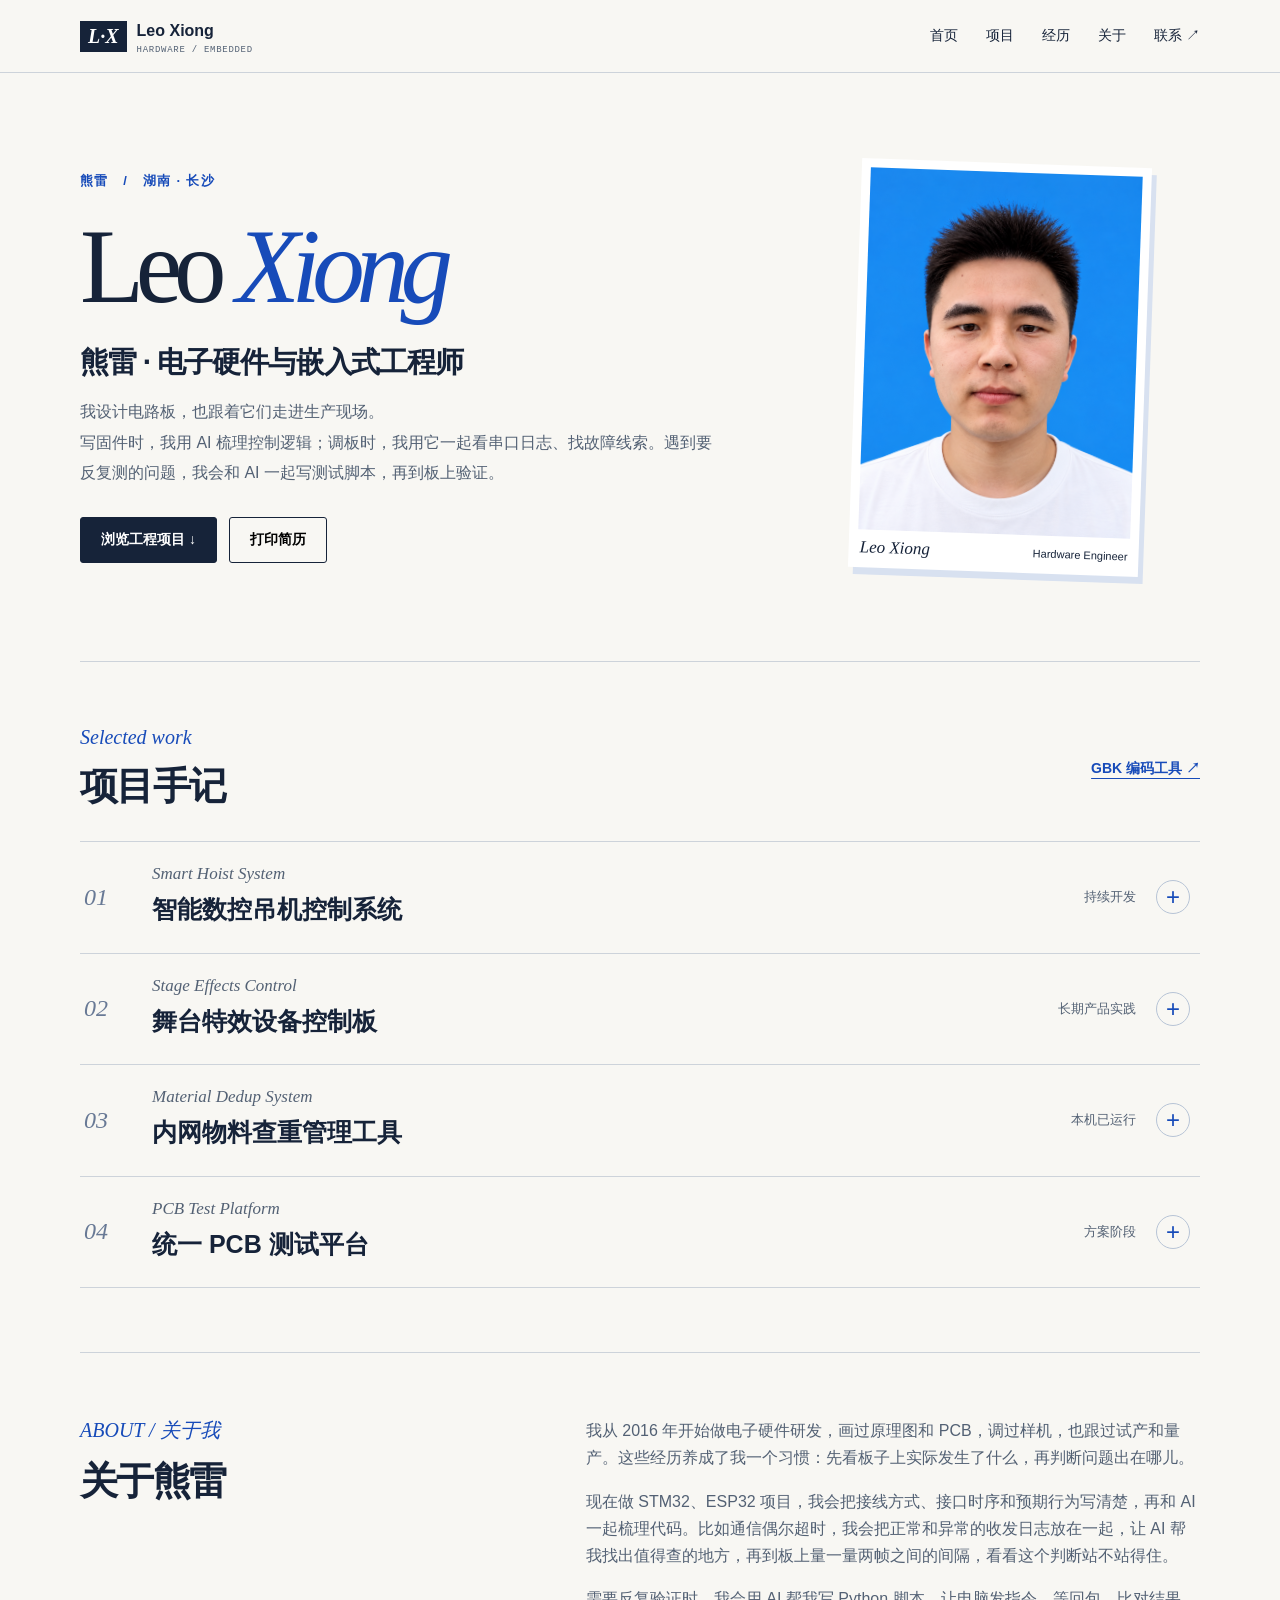
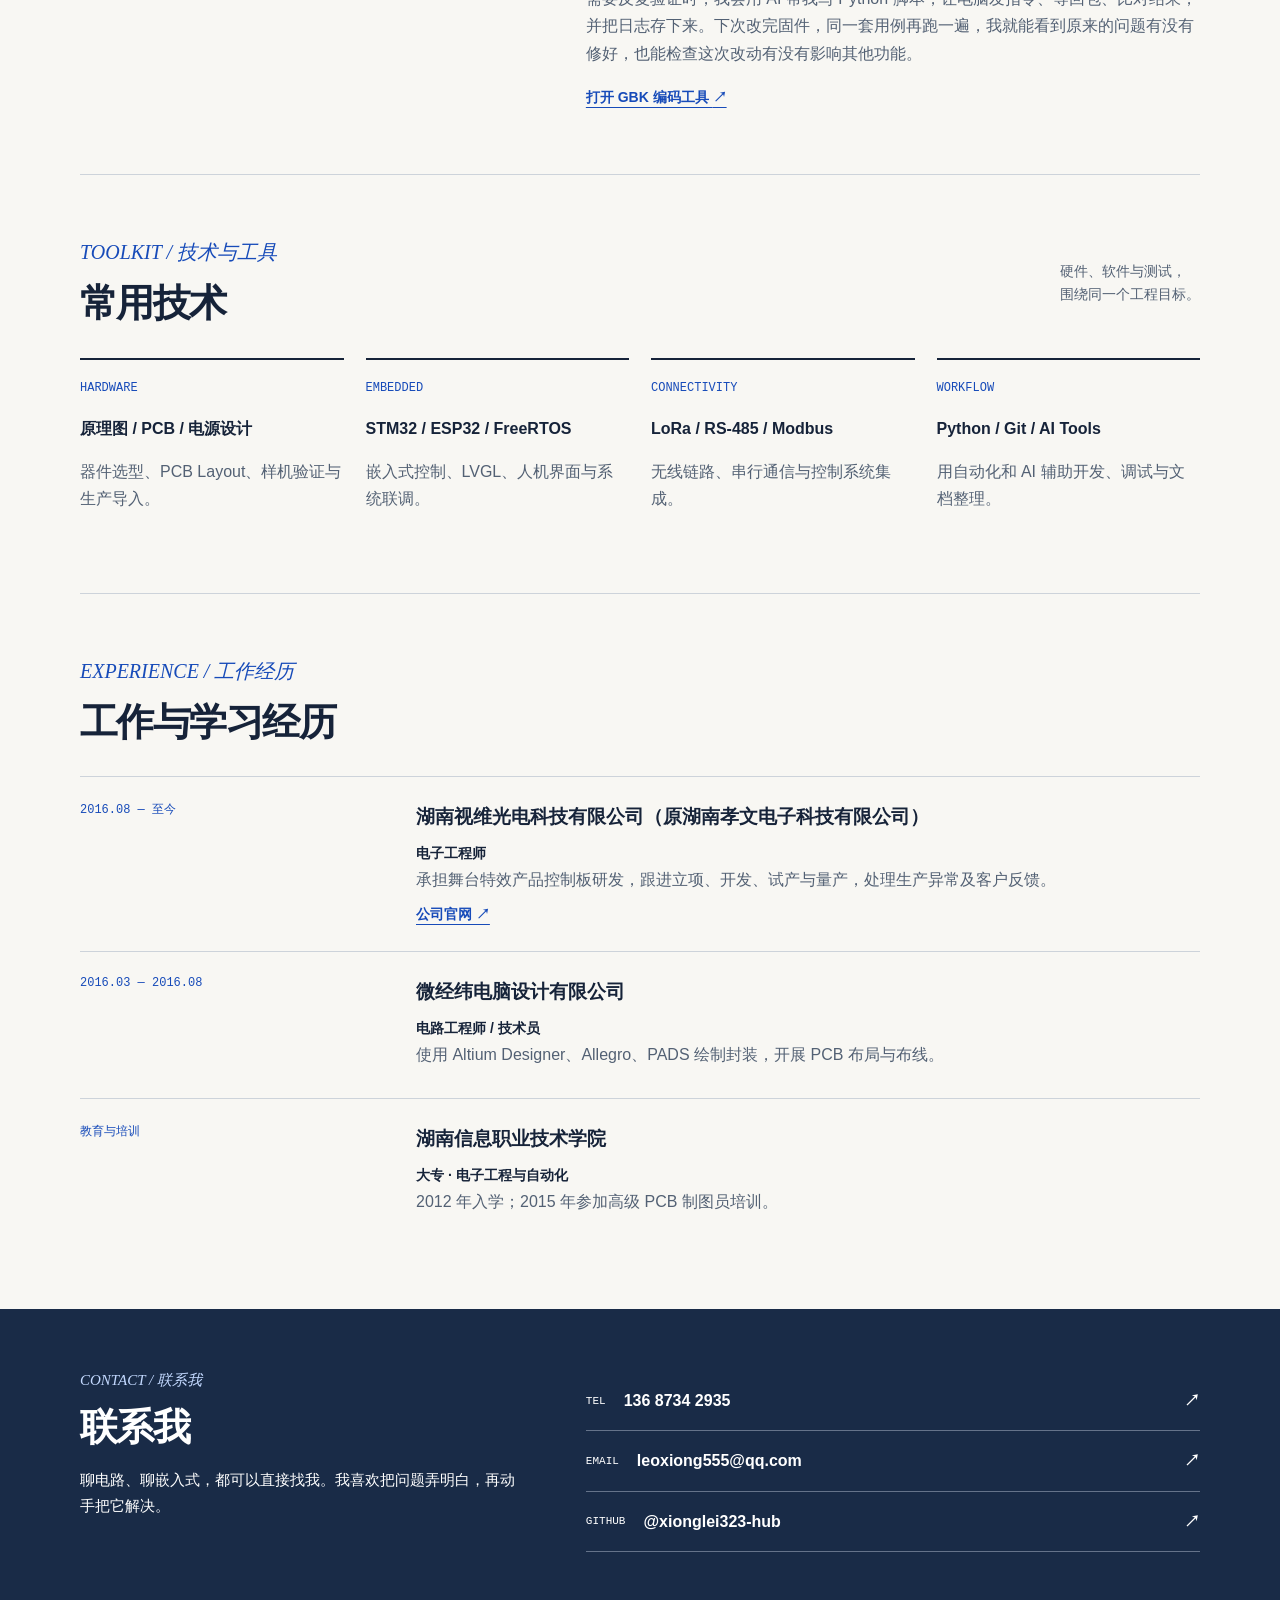
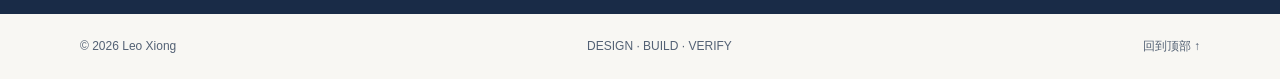
<file: index.html>
<!doctype html>
<html lang="zh-CN"><head><meta charset="utf-8"><meta name="viewport" content="width=device-width, initial-scale=1"><meta name="description" content="熊雷 Leo Xiong，电子硬件与嵌入式工程师的个人主页。"><link rel="icon" href="assets/favicon.svg"><link rel="stylesheet" href="assets/style.css"><script src="assets/data.js?v=20261127-company" defer></script><script src="assets/app.js?v=20261127-company" defer></script><title>Leo Xiong · Hardware & Embedded</title></head>
<body><a class="skip" href="#main">跳到主要内容</a>
<header class="header"><div class="wrap header-inner"><a href="#home" class="brand"><span class="brand-mark">L<span>·</span>X</span><span>Leo Xiong<small>HARDWARE / EMBEDDED</small></span></a><button class="menu-toggle" aria-expanded="false" aria-controls="nav">菜单 <span>☰</span></button><nav id="nav" aria-label="主导航"><a href="#home">首页</a><a href="#projects">项目</a><a href="#experience">经历</a><a href="#about">关于</a><a href="#contact">联系 <span>↗</span></a></nav></div></header>
<main id="main"><section id="home" class="cover wrap">
<div class="cover-copy"><p class="kicker">熊雷 &nbsp; / &nbsp; 湖南 · 长沙</p><h1>Leo <em>Xiong</em></h1>
<h2>熊雷 · 电子硬件与嵌入式工程师</h2><p class="summary">我设计电路板，也跟着它们走进生产现场。<br>写固件时，我用 AI 梳理控制逻辑；调板时，我用它一起看串口日志、找故障线索。遇到要反复测的问题，我会和 AI 一起写测试脚本，再到板上验证。</p>
<div class="actions"><a class="button dark" href="#projects">浏览工程项目 ↓</a><button class="button light" onclick="window.print()">打印简历</button></div></div>
<figure class="cover-photo"><img src="assets/leo-xiong.png" width="1087" height="1447" alt="熊雷的蓝底彩色肖像"><figcaption>Leo Xiong <span>Hardware Engineer</span></figcaption></figure></section><div class="wrap"><section id="projects" class="section"><div class="section-top"><div><p class="kicker">Selected work</p><h2>项目手记</h2></div><a class="tool-link" href="tools/gbk/index.html">GBK 编码工具 ↗</a></div><div id="projects-grid" class="projects-grid"></div></section>
<section id="about" class="section about"><div><p class="eyebrow">ABOUT / 关于我</p><h2>关于熊雷</h2></div><div class="about-copy"><p class="lead">我从 2016 年开始做电子硬件研发，画过原理图和 PCB，调过样机，也跟过试产和量产。这些经历养成了我一个习惯：先看板子上实际发生了什么，再判断问题出在哪儿。</p><p>现在做 STM32、ESP32 项目，我会把接线方式、接口时序和预期行为写清楚，再和 AI 一起梳理代码。比如通信偶尔超时，我会把正常和异常的收发日志放在一起，让 AI 帮我找出值得查的地方，再到板上量一量两帧之间的间隔，看看这个判断站不站得住。</p><p>需要反复验证时，我会用 AI 帮我写 Python 脚本，让电脑发指令、等回包、比对结果，并把日志存下来。下次改完固件，同一套用例再跑一遍，我就能看到原来的问题有没有修好，也能检查这次改动有没有影响其他功能。</p><a href="tools/gbk/index.html" class="text-link">打开 GBK 编码工具 <span>↗</span></a></div></section>
<section class="section skills"><div class="section-top"><div><p class="eyebrow">TOOLKIT / 技术与工具</p><h2>常用技术</h2></div><p>硬件、软件与测试，<br>围绕同一个工程目标。</p></div><div id="skills-list" class="skills-list"></div></section>
<section id="experience" class="section experience"><div class="section-top"><div><p class="eyebrow">EXPERIENCE / 工作经历</p><h2>工作与学习经历</h2></div></div><div class="experience-layout"><div id="timeline" class="timeline"></div></div></section></div>
<section id="contact" class="contact"><div class="wrap contact-inner"><div><p class="eyebrow">CONTACT / 联系我</p><h2>联系我</h2><p>聊电路、聊嵌入式，都可以直接找我。我喜欢把问题弄明白，再动手把它解决。</p></div><div class="contact-links"><a href="tel:+8613687342935" aria-label="拨打电话 136 8734 2935"><span>TEL</span><strong>136 8734 2935</strong><b aria-hidden="true">↗</b></a><a href="mailto:leoxiong555@qq.com"><span>EMAIL</span><strong>leoxiong555@qq.com</strong><b>↗</b></a><a href="https://github.com/xionglei323-hub"><span>GITHUB</span><strong>@xionglei323-hub</strong><b>↗</b></a></div></div></section></main><footer class="wrap footer"><span>© <span id="year">2026</span> Leo Xiong</span><span>DESIGN · BUILD · VERIFY</span><a href="#home">回到顶部 ↑</a></footer>
</body></html>
</file>
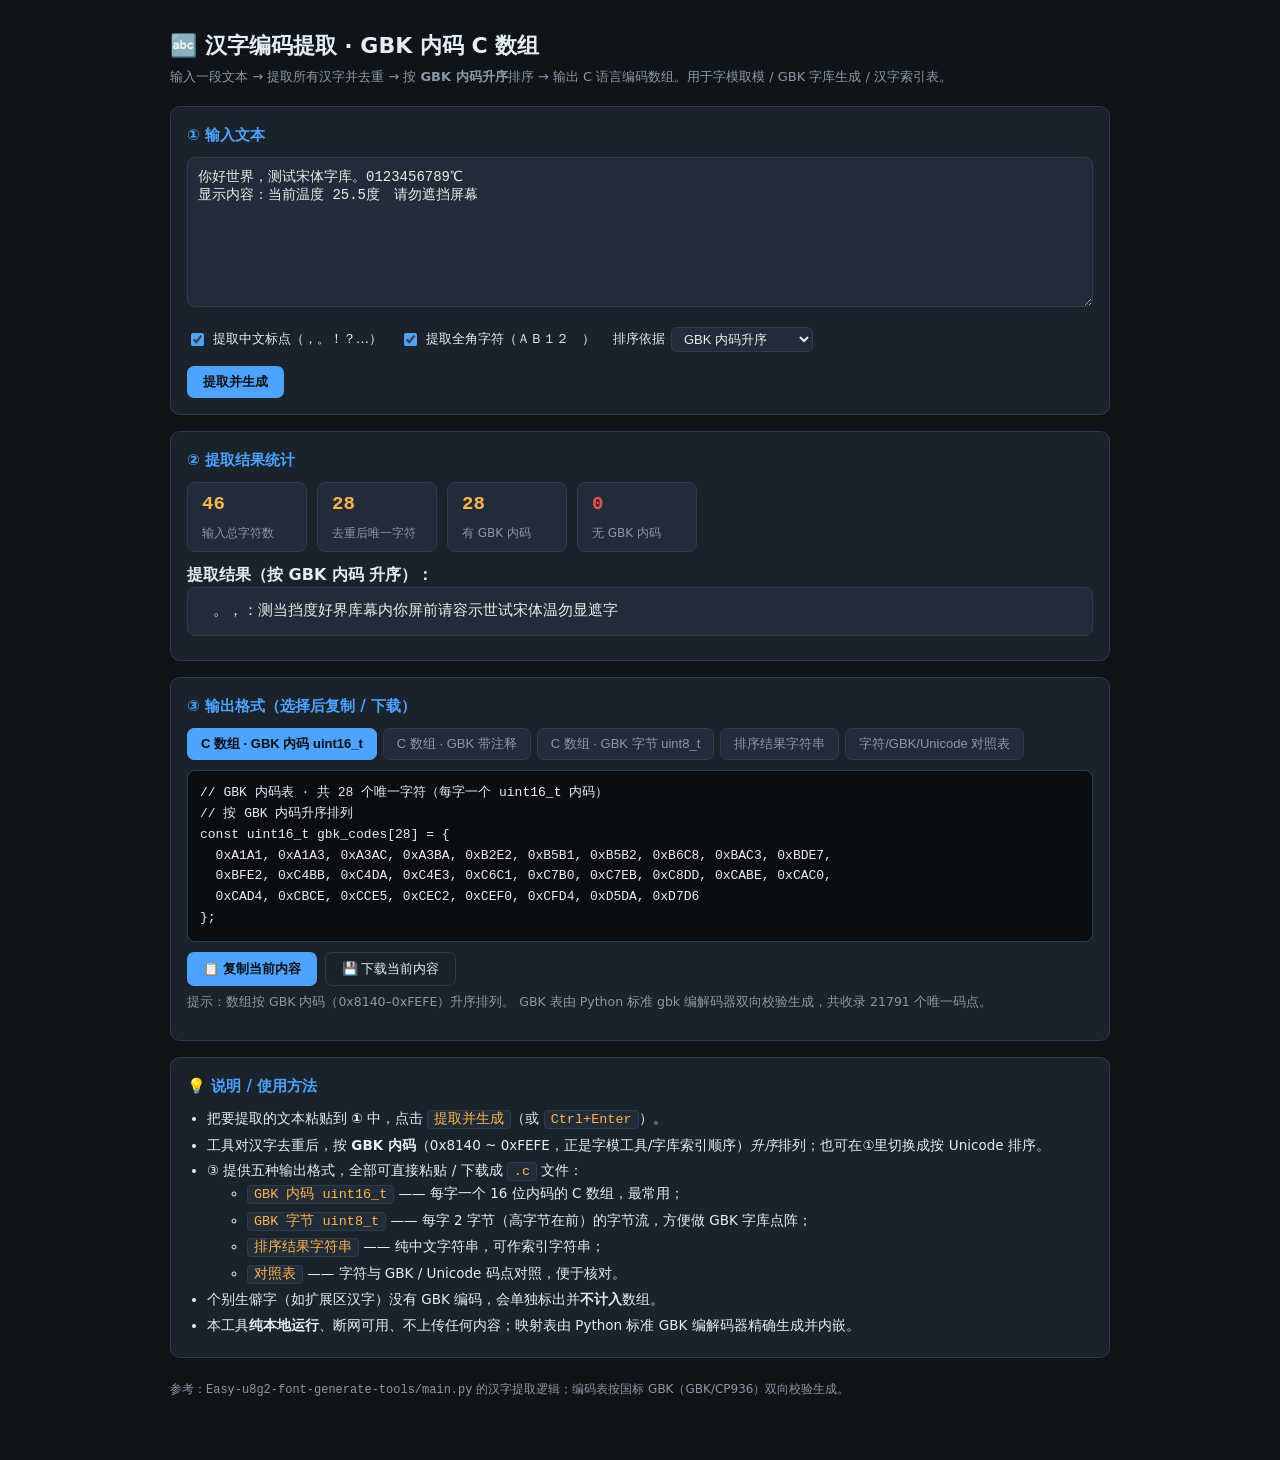
<file: tools/gbk/index.html>
<!DOCTYPE html>
<html lang="zh-CN">
<head>
<meta charset="UTF-8">
<meta name="viewport" content="width=device-width, initial-scale=1.0">
<title>汉字编码提取工具 · GBK 内码 · C 数组输出</title>
<style>
  :root{
    --bg:#0f1419; --panel:#1a222b; --panel2:#212c38; --border:#2e3d4d;
    --fg:#e6edf3; --muted:#8b98a5; --accent:#4da3ff; --accent2:#ffb64d;
    --ok:#3fb950; --warn:#f85149; --mono:'Consolas','Courier New',monospace;
  }
  *{box-sizing:border-box;}
  body{
    margin:0; background:var(--bg); color:var(--fg);
    font-family:"Microsoft YaHei","PingFang SC",system-ui,sans-serif;
    line-height:1.6;
  }
  .wrap{max-width:980px;margin:0 auto;padding:28px 20px 60px;}
  header h1{font-size:22px;margin:0 0 4px;}
  header p.sub{color:var(--muted);font-size:13px;margin:0 0 18px;}
  .card{background:var(--panel);border:1px solid var(--border);border-radius:10px;padding:16px;margin-bottom:16px;}
  .card h2{font-size:15px;margin:0 0 10px;color:var(--accent);}
  textarea{
    width:100%;min-height:150px;background:var(--panel2);color:var(--fg);
    border:1px solid var(--border);border-radius:8px;padding:10px;
    font-family:var(--mono);font-size:14px;resize:vertical;
  }
  textarea:focus{outline:none;border-color:var(--accent);}
  .opts{margin:12px 0 14px;display:flex;flex-wrap:wrap;gap:10px 18px;font-size:13px;}
  .opts label{display:inline-flex;align-items:center;gap:6px;cursor:pointer;color:var(--fg);}
  .opts select{background:var(--panel2);color:var(--fg);border:1px solid var(--border);border-radius:6px;padding:3px 8px;font-size:13px;}
  .opts input{accent-color:var(--accent);}
  .stat{display:flex;flex-wrap:wrap;gap:10px;margin-bottom:10px;}
  .stat .box{background:var(--panel2);border:1px solid var(--border);border-radius:8px;padding:6px 14px;min-width:120px;}
  .stat .box b{display:block;font-size:19px;color:var(--accent2);font-family:var(--mono);}
  .stat .box span{font-size:12px;color:var(--muted);}
  .stat .box.warn b{color:var(--warn);}
  .tabs{display:flex;flex-wrap:wrap;gap:6px;margin:10px 0;}
  .tab-btn{
    background:var(--panel2);color:var(--muted);border:1px solid var(--border);
    border-radius:7px;padding:6px 13px;font-size:13px;cursor:pointer;
  }
  .tab-btn.active{background:var(--accent);border-color:var(--accent);color:#0b0f14;font-weight:600;}
  .tab-pane{display:none;}
  .tab-pane.active{display:block;}
  pre{
    background:#0a0e12;border:1px solid var(--border);border-radius:8px;
    padding:12px;overflow-x:auto;font-family:var(--mono);font-size:13px;
    white-space:pre;margin:0;min-height:60px;max-height:380px;overflow-y:auto;
  }
  .btnrow{display:flex;gap:8px;margin-top:10px;flex-wrap:wrap;}
  button.btn{
    background:var(--accent);border:none;color:#0b0f14;font-weight:600;
    border-radius:7px;padding:7px 16px;font-size:13px;cursor:pointer;
  }
  button.btn.ghost{background:transparent;border:1px solid var(--border);color:var(--fg);font-weight:400;}
  button.btn:hover{filter:brightness(1.1);}
  .msg{color:var(--muted);font-size:12.5px;margin-top:6px;}
  .msg.warn{color:var(--warn);}
  ul.steps{margin:0;padding-left:20px;font-size:13.5px;}
  ul.steps li{margin-bottom:4px;}
  ul.steps code{background:var(--panel2);border:1px solid var(--border);border-radius:4px;padding:1px 6px;font-family:var(--mono);color:var(--accent2);}
  footer{color:var(--muted);font-size:12px;margin-top:22px;}
  footer code{font-family:var(--mono);}
  .resultstr{white-space:normal;word-break:break-all;font-family:var(--mono);font-size:15px;line-height:1.8;background:var(--panel2);border:1px solid var(--border);border-radius:8px;padding:10px;margin-bottom:8px;}
</style>
</head>
<body>
<div class="wrap">

  <header>
    <h1>🔤 汉字编码提取 · GBK 内码 C 数组</h1>
    <p class="sub">输入一段文本 → 提取所有汉字并去重 → 按 <b>GBK 内码升序</b>排序 → 输出 C 语言编码数组。用于字模取模 / GBK 字库生成 / 汉字索引表。</p>
  </header>

  <div class="card">
    <h2>① 输入文本</h2>
    <textarea id="input" placeholder="在这里粘贴需要提取的中文文本，例如：
你好世界，测试宋体字库。0123456789℃
显示内容：当前温度 25.5度　请勿遮挡屏幕"></textarea>
    <div class="opts">
      <label><input type="checkbox" id="optPunct" checked> 提取中文标点（，。！？…）</label>
      <label><input type="checkbox" id="optFull" checked> 提取全角字符（ＡＢ１２　）</label>
      <label>排序依据
        <select id="sortBy">
          <option value="gbk" selected>GBK 内码升序</option>
          <option value="uni" >Unicode 码点升序</option>
        </select>
      </label>
    </div>
    <button class="btn" id="run">提取并生成</button>
  </div>

  <div class="card">
    <h2>② 提取结果统计</h2>
    <div class="stat">
      <div class="box"><b id="sTotal">-</b><span>输入总字符数</span></div>
      <div class="box"><b id="sUnique">-</b><span>去重后唯一字符</span></div>
      <div class="box"><b id="sGbkOk">-</b><span>有 GBK 内码</span></div>
      <div class="box warn"><b id="sGbkNo">0</b><span>无 GBK 内码</span></div>
    </div>
    <div id="resultStr"></div>
    <div id="noGbk" class="msg warn"></div>
  </div>

  <div class="card">
    <h2>③ 输出格式（选择后复制 / 下载）</h2>
    <div class="tabs" id="tabs">
      <button class="tab-btn active" data-fmt="u16">C 数组 · GBK 内码 uint16_t</button>
      <button class="tab-btn" data-fmt="u16c">C 数组 · GBK 带注释</button>
      <button class="tab-btn" data-fmt="bytes">C 数组 · GBK 字节 uint8_t</button>
      <button class="tab-btn" data-fmt="str">排序结果字符串</button>
      <button class="tab-btn" data-fmt="table">字符/GBK/Unicode 对照表</button>
    </div>
    <div class="tab-pane active" data-pane="u16"><pre id="out-u16"></pre></div>
    <div class="tab-pane" data-pane="u16c"><pre id="out-u16c"></pre></div>
    <div class="tab-pane" data-pane="bytes"><pre id="out-bytes"></pre></div>
    <div class="tab-pane" data-pane="str"><pre id="out-str"></pre></div>
    <div class="tab-pane" data-pane="table"><pre id="out-table"></pre></div>
    <div class="btnrow">
      <button class="btn" id="copyBtn">📋 复制当前内容</button>
      <button class="btn ghost" id="dlBtn">💾 下载当前内容</button>
    </div>
    <p class="msg" id="tips"></p>
  </div>

  <div class="card">
    <h2>💡 说明 / 使用方法</h2>
    <ul class="steps">
      <li>把要提取的文本粘贴到 <b>①</b> 中，点击 <code>提取并生成</code>（或 <code>Ctrl+Enter</code>）。</li>
      <li>工具对汉字去重后，按 <b>GBK 内码</b>（0x8140 ~ 0xFEFE，正是字模工具/字库索引顺序）<i>升序</i>排列；也可在①里切换成按 Unicode 排序。</li>
      <li>③ 提供五种输出格式，全部可直接粘贴 / 下载成 <code>.c</code> 文件：
        <ul>
          <li><code>GBK 内码 uint16_t</code> —— 每字一个 16 位内码的 C 数组，最常用；</li>
          <li><code>GBK 字节 uint8_t</code> —— 每字 2 字节（高字节在前）的字节流，方便做 GBK 字库点阵；</li>
          <li><code>排序结果字符串</code> —— 纯中文字符串，可作索引字符串；</li>
          <li><code>对照表</code> —— 字符与 GBK / Unicode 码点对照，便于核对。</li>
        </ul>
      </li>
      <li>个别生僻字（如扩展区汉字）没有 GBK 编码，会单独标出并<b>不计入</b>数组。</li>
      <li>本工具<b>纯本地运行</b>、断网可用、不上传任何内容；映射表由 Python 标准 GBK 编解码器精确生成并内嵌。</li>
    </ul>
  </div>

  <footer>
    参考：<code>Easy-u8g2-font-generate-tools/main.py</code> 的汉字提取逻辑；编码表按国标 GBK（GBK/CP936）双向校验生成。
  </footer>
</div>

<script>
"use strict";
const $ = id => document.getElementById(id);

/* ================= GBK 映射表（内嵌） =================
 * 线性化：GBK 双字节区 高字节 0x81-0xFE (126)，低字节 0x40-0xFE 去 0x7F (190)。
 * 满表下标 idx = (hi-0x81)*190 + loIdx；值 = Unicode 码点（0 表示该码位无效）。
 * 反查：值->码点，给定 Unicode 码点可求 GBK 内码。
 */
const GBK_FULL = '[base64]/[base64]/BT8JPxk/HT8hPyU/LT8xPzU/ST9NP1E/VT9ZP2U/bT+BP4k/kT+VP50/rT+xP8E/yT/RP9U/2T/dP+U/7T/xP/U//TwBQAVACUANQBFAFUAZQB1AIUAlQClALUA5QEFARUBNQFVAWUBdQG1AdUB5QIFAiUCNQJFAnUCtQL1AwUDFQMlAzUDRQNVA2UDdQOFA5UDtQPVA/[base64]/UMBQwVDCUMNQxFDFUMZQx1DIUMlQylDLUMxQzVDOUNBQ0VDSUNNQ1FDVUNdQ2FDZUNtQ3FDdUN5Q31DgUOFQ4lDjUORQ5VDoUOlQ6lDrUO9Q8FDxUPJQ9FD2UPdQ+FD5UPpQ/FD9UP5Q/[base64]/RT+lP+U/[base64]/VYVVhlWMVY1VjlWQVZJVk1WVVZZVl1WaVZtVnlWgVaFVolWjVaRVpVWmVahVqVWqVatVrFWtVa5Vr1WwVbJVtFW2VbhVulW8Vb9VwFXBVcJVw1XGVcdVyFXKVctVzlXPVdBV1VXXVdhV2VXaVdtV3lXgVeJV51XpVe1V7lXwVfFV9FX2VfhV+VX6VftV/FX/[base64]/VsBWwVbCVsNWxFbFVsZWx1bIVslWy1bMVs1WzlbPVtBW0VbSVtNW1VbWVthW2VbcVuNW5VbmVudW6FbpVupW7FbuVu9W8lbzVvZW91b4VvtW/[base64]/BX8VfyV/NX9Vf2V/dX+1f8V/5X/[base64]/WMBYwljDWMRYxljHWMhYyVjKWMtYzFjNWM5Yz1jQWNJY01jUWNZY11jYWNlY2ljbWNxY3VjeWN9Y4FjhWOJY41jlWOZY51joWOlY6ljtWO9Y8VjyWPRY9Vj3WPhY+lj7WPxY/[base64]/[base64]/[base64]/Fb8lvzW/Rb9Vv2W/db/[base64]/lz/[base64]/[base64]/[base64]/X8BfwV/CX8dfyF/KX8tfzl/TX9Rf1V/aX9tf3F/eX99f4l/jX+Vf5l/oX+lf7F/vX/Bf8l/zX/Rf9l/3X/lf+l/[base64]/mD/[base64]/[base64]/Y8BjwWPCY8NjxWPHY8hjymPLY8xj0WPTY9Rj1WPXY9hj2WPaY9tj3GPdY99j4mPkY+Vj5mPnY+hj62PsY+5j72PwY/Fj82P1Y/dj+WP6Y/tj/[base64]/GT9ZP5k/[base64]/ZYBlgWWCZYNlhGWFZYZliGWJZYpljWWOZY9lkmWUZZVllmWYZZplnWWeZaBlomWjZaZlqGWqZaxlrmWxZbJls2W0ZbVltmW3ZbhlumW7Zb5lv2XAZcJlx2XIZcllymXNZdBl0WXTZdRl1WXYZdll2mXbZdxl3WXeZd9l4WXjZeRl6mXrZfJl82X0ZfVl+GX5Zftl/GX9Zf5l/[base64]/[base64]/Z8BnwmfFZ8Znx2fIZ8lnymfLZ8xnzWfOZ9Vn1mfXZ9tn32fhZ+Nn5GfmZ+dn6GfqZ+tn7WfuZ/Jn9Wf2Z/dn+Gf5Z/pn+2f8Z/5nAWgCaANoBGgGaA1oEGgSaBRoFWgYaBloGmgbaBxoHmgfaCBoImgjaCRoJWgmaCdoKGgraCxoLWguaC9oMGgxaDRoNWg2aDpoO2g/aEdoS2hNaE9oUmhWaFdoWGhZaFpoW2hcaF1oXmhfaGpobGhtaG5ob2hwaHFocmhzaHVoeGh5aHpoe2h8aH1ofmh/aIBogmiEaIdoiGiJaIpoi2iMaI1ojmiQaJFokmiUaJVolmiYaJlommibaJxonWieaJ9ooGihaKNopGilaKloqmiraKxormixaLJotGi2aLdouGi5aLpou2i8aL1ovmi/aMFow2jEaMVoxmjHaMhoymjMaM5oz2jQaNFo02jUaNZo12jZaNto3GjdaN5o32jhaOJo5GjlaOZo52joaOlo6mjraOxo7WjvaPJo82j0aPZo92j4aPto/[base64]/mkAagFqAmoDagRqBWoGagdqCGoJagtqDGoNag5qD2oQahFqEmoTahRqFWoWahlqGmobahxqHWoeaiBqImojaiRqJWomaidqKWoraixqLWouajBqMmozajRqNmo3ajhqOWo6ajtqPGo/[base64]/mr/[base64]/Fr8mv0a/Zr92v4a/pr+2v8a/5r/2sAbAFsAmwDbARsCGwJbApsC2wMbA5sEmwXbBxsHWwebCBsI2wlbCtsLGwtbDFsM2w2bDdsOWw6bDtsPGw+bD9sQ2xEbEVsSGxLbExsTWxObE9sUWxSbFNsVmxYbFlsWmxibGNsZWxmbGdsa2xsbG1sbmxvbHFsc2x1bHdseGx6bHtsfGx/bIBshGyHbIpsi2yNbI5skWySbJVslmyXbJhsmmycbJ1snmygbKJsqGysbK9ssGy0bLVstmy3bLpswGzBbMJsw2zGbMdsyGzLbM1szmzPbNFs0mzYbNls2mzcbN1s32zkbOZs52zpbOxs7WzybPRs+Wz/bABtAm0DbQVtBm0IbQltCm0NbQ9tEG0RbRNtFG0VbRZtGG0cbR1tH20gbSFtIm0jbSRtJm0obSltLG0tbS9tMG00bTZtN204bTptP21AbUJtRG1JbUxtUG1VbVZtV21YbVttXW1fbWFtYm1kbWVtZ21obWttbG1tbXBtcW1ybXNtdW12bXltem17bX1tfm1/bYBtgW2DbYRthm2HbYpti22NbY9tkG2SbZZtl22YbZltmm2cbaJtpW2sba1tsG2xbbNttG22bbdtuW26bbttvG29bb5twW3CbcNtyG3JbcptzW3Obc9t0G3SbdNt1G3Vbddt2m3bbdxt323ibeNt5W3nbeht6W3qbe1t723wbfJt9G31bfZt+G36bf1t/m3/bQBuAW4CbgNuBG4GbgduCG4JbgtuD24SbhNuFW4YbhluG24cbh5uH24ibiZuJ24obipuLG4ubjBuMW4zbjVuNm43bjluO248bj1uPm4/[base64]/[base64]/b8Fvw2/Eb8Vvxm/Hb8hvym/Lb8xvzW/Ob89v0G/Tb9Rv1W/Wb9dv2G/Zb9pv22/cb91v32/ib+Nv5G/lb+Zv52/ob+lv6m/rb+xv7W/wb/Fv8m/zb/Rv9W/2b/dv+G/5b/pv+2/8b/1v/m//[base64]/cMRwxXDGcMdwyXDLcMxwzXDOcM9w0HDRcNJw03DUcNVw1nDXcNpw3HDdcN5w4HDhcOJw43DlcOpw7nDwcPFw8nDzcPRw9XD2cPhw+nD7cPxw/nD/[base64]/nH/[base64]/[base64]/wL/A//l/wX/Bv8H/wj/Cf8K/wv/DP8N/w7/D/8Q/xH/Ev8T/xT/Ff8W/xf/GP8Z/xr/G/8c/x3/Hv8f/yD/If8i/yP/JP8l/yb/J/8o/yn/Kv8r/yz/Lf8u/y//MP8x/zL/M/80/zX/Nv83/zj/Of86/zv/PP89/z7/P/9A/0H/Qv9D/0T/Rf9G/0f/SP9J/0r/S/9M/03/Tv9P/1D/Uf9S/1P/VP9V/1b/V/9Y/1n/Wv9b/1z/Xf/j/[base64]/[base64]/jb+Of46/j/+QP49/j7+Qf5C/kP+RP4AAAAAO/48/jf+OP4x/gAAM/40/[base64]/[base64]/[base64]/uL/5P8AACEhMTIAABAgAAAAAAAA/DCbMJww/TD+MAYwnTCeMEn+Sv5L/kz+Tf5O/k/+UP5R/lL+VP5V/lb+V/5Z/lr+W/5c/l3+Xv5f/mD+Yf5i/mP+ZP5l/mb+aP5p/mr+a/[base64]/JUAlQSVCJUMlRCVFJUYlRyVIJUklSiVLJQAAAAAAAAAAAAAAAAAAAAAAAAAAAAAAAAAAAAAAANxy3XLfcuJy43LkcuVy5nLncupy63L1cvZy+XL9cv5y/[base64]/Bz8XPzc/Rz9XP2c/[base64]/lz+nP7c/xz/XP+c/[base64]/[base64]/[base64]/pPCWOXZrhc+oBIaK6AAmbOdvlRVmWscfF/hIiyUGVZymGzb62CTGNSYu1TJ1QGe2tRpHX0XdRiy412l4piGYBdVziXYn84cn12z2d+dkZkcE8ljdxiF3qRZe1zLGRzYiyCgZh/Z0hybmLMYjRP43RKU55Syn6mkC5ehmicaYCB0X7SaMV4jIZRlY1QJIzegt6ABVMSiWVSxHbHdsl2y3bMdtN21XbZdtp23Hbddt524HbhduJ243bkduZ253bodul26nbrdux27XbwdvN29Xb2dvd2+nb7dv12/[base64]/FX5+PwVjCgX+QW5atl7mPFn8sjUFiv0/[base64]/cgyGFEJnCU5WGi2vtYOhgf3DNgjGC006nbM+FzWTZfP1p+WZJg5VTVnunT4xRS21CXG2O0mPJUyyDNoPlZ7R4PWTfW5Rc7l3ni8Zi9Gd6jABkumNJh4uZF4wgf/KUp04QlqSYDGYWc+Z36Hfqd+938Hfxd/J39Hf1d/d3+Xf6d/t3/[base64]/iXTVUknBmj29ipGSjY3tfiG/0kOOBsI8YXGhm8V+JbEiWgY1siJFk8HnOV1lqEGJIVFhOC3rpYIRv2ot/[base64]/Hj9eP54/[base64]/eUJ5Q3lEeUV5R3lKeUt5THlNeU55T3lQeVF5UnlUeVV5WHlZeWF5Y3lkeWZ5aXlqeWt5bHlueXB5cXlyeXN5dHl1eXZ5eXl7eXx5fXl+eX95gnmDeYZ5h3mIeYl5i3mMeY15jnmQeZF5knkgYD2AxWI5TlVT+JC4Y8aA5mUubEZP7mDhbd6LOV/LhlNfIWNaUWGDY2gAUmNjSI4SUJtcd3n8WzBSO3q8YFOQ13a3X5dfhHZsjm9we3ZJe6p381GTkCRYTk/0buqPTGUbe8RypG3ff+FatWKVXjBXgoQsex1eH18SkBR/[base64]/[base64]/mORWnZT+dkGQh2PGVBpZOlmbV7KONWf6jTWCQVLwYBVY/[base64]/T3sQT09OAJbVbNBz6YUGXmp1+38Kav53kpRBfuFR5nDNU9SPA4Mpja9ybZnbbEpXs4K5ZaqAP2IylqhZ/06/i7p+PmXyg16XYVXemKWAKlP9iyBUuoCfXrhsOY2sglqRKVQbbAZSt35fVxpxfmyJfEtZ/U7/XyRhqnwwTgFcq2cCh/BcC5XOmK91/[base64]/ckadlL4FRgZxeUIF0jW9SholLjQ1ZhVDYThyWNnJ5gR+NzFuji0SWh1kaf5BUdlYOVuWLOWWCaZmU1naJbnJeGHVGZ9Fn/3qdgHaNH2HGeWJlY42IURpSopQ4f5uAsn6XXC9uYGfZe4t22JqPgZR/[base64]/lKfbN+C13KiV4RnLY0fWZyPx4OVVI17ME+9bGRb0VkTn+RTyoaomjeMoYBFZX6Y+lbHli5S3HRQUuFbAmMCiVZO0GIqYPpoc1GYW6BRwomhe4aZUH/vYExwL41JUX9eG5BwdMSJLVdFeFJfn5/6lWiPPJvhi3h2QmjcZ+qNNY09UoqP2m7NaAWV7ZD9Vpxn+YjHj8hUxXvIe8l7ynvLe817znvPe9B70nvUe9V71nvXe9h723vce95733vge+J743vke+d76Hvpe+t77Hvte+978Hvye/N79Hv1e/Z7+Hv5e/p7+3v9e/97AHwBfAJ8A3wEfAV8BnwIfAl8CnwNfA58EHwRfBJ8E3wUfBV8F3wYfBl8GnwbfBx8HXwefCB8IXwifCN8JHwlfCh8KXwrfCx8LXwufC98MHwxfDJ8M3w0fDV8Nnw3fDl8Onw7fDx8PXw+fEJ8uJppW3dtJmylTrNbh5pjkahhr5DplytUtW3SW/1RilVVf/B/vGRNY/[base64]/fIB8gXyCfIN8hHyFfIZ8h3yIfIp8i3yMfI18jnyPfJB8k3yUfJZ8mXyafJt8oHyhfKN8pnynfKh8qXyrfKx8rXyvfLB8tHy1fLZ8t3y4fLp8u3wnX06GLFWkYpJOqmw3YrGC11ROUz5z0W47dRJSFlPdi9Bpil8AYO5tT1cia69zU2jYjxN/YmOjYCRV6nVijBVxo22mW3teUoNMYcSe+nhXhyd8h3bwUfZgTHFDZkxeTWAOjHBwJWOJj71fYmDUht5WwWuUYGdhSVPgYGZmP439eRpP6XBHbLOL8ovYfmSDD2ZaWkKbUW33bUGMO20ZT2twt4MWYtFgDZcnjXh5+1E+V/pXOmd4dT1673mVe798wHzCfMN8xHzGfMl8y3zOfM980HzRfNJ803zUfNh82nzbfN183nzhfOJ843zkfOV85nznfOl86nzrfOx87XzufPB88XzyfPN89Hz1fPZ893z5fPp8/Hz9fP58/[base64]/ZON304fTl9On07fTx9PX0+fT99QH1BfUJ9Q31EfUV9Rn1HfUh9SX1KfUt9TH1NfU59T31QfVF9Un1TfVR9VX1WfVd9WH1ZfVp9W31cfV19Xn1ffWB9YX1ifWN9ZH1lfWZ9Z31ofWl9an1rfWx9bX1vfXB9cX1yfXN9dH11fXZ9eH15fXp9e318fX19fn1/[base64]/[base64]/IEFgo5UMVyadaCX2GLZcr11RVx5msqDQFyAVOl3Pk6ubFqA0mJuY+hdd1HdjR6OL5XxT+VT52CscGdSUGNDnh9aJlA3d3dT4n6FZCtliWKYYxRQNXLJibNRwIvdfkdXzIOnlJtRG1T7XPt9/H39ff59/[base64]/6Lr4BDVaZXc2BRVy1UenpQYFRbp2OgYuNTY2LHW69n7VSfeuaCd5GTXuSIOFmuVw5j6I3vgFdXd3upT+tfvVs+ayFTUHvCckZo/3c2d/[base64]/EH8efzd/OX87fzx/PX8+fz9/QH9Bf0N/Rn9Hf0h/SX9Kf0t/TH9Nf05/T39Sf1N/iJknYYNuZFcGZkZj8FbsYmli014UloNXyWKHVSGHSoGjj2ZVsYNlZ1aN3YRqWg9o5mLuexGWcFGcbzCM/WPIidJhBn/CcOVuBXSUafxyyl7OkBdnam1eY7NSYnIBgGxP5VlqkdlwnW3SUlBO95ZtlX6FyngvfSFRklfCZIuAe3zqbPFoXmm3UZhTqGiBcs6e8Xv4crt5E28GdE5nzJGknDx5iYNUgw9UF2g9TolTsVI+eIZTKVKIUItP0E9Wf1l/W39cf11/Xn9gf2N/ZH9lf2Z/Z39rf2x/bX9vf3B/c391f3Z/d394f3p/e398f31/f3+Af4J/g3+Ef4V/hn+Hf4h/iX+Lf41/j3+Qf5F/kn+Tf5V/ln+Xf5h/mX+bf5x/oH+if6N/pX+mf6h/qX+qf6t/rH+tf65/sX+zf7R/tX+2f7d/un+7f75/wH/Cf8N/xH/Gf8d/yH/Jf8t/zX/Pf9B/0X/Sf9N/1n/Xf9l/2n/bf9x/3X/ef+J/43/idct6knylbLaWm1KDdOlU6U9UgLKD3o9wlcleHGCfbRheW2U4gf6US2C8cMN+rnzJUYFosXxvgiROho/PkX5mrk4FjKlkSoDaUJd1znHlW72PZm+GToJkY5XWXpllF1LCiMhwo1IOczN0l2f3eBaXNE67kN6cy23bUUGNHVTOYrJz8YP2loSfw5Q2T5p/zFF1cHWWrVyGmOZT5E6cbgl0tGlreI+ZWXUYUiR2QW3zZ21RmZ9LgJlUPHu/euR/53/of+p/63/sf+1/73/yf/R/9X/2f/d/+H/5f/p//X/+f/9/[base64]/37mXBtjalvmbnVTcU6gY2V1oWJujyZP0U6mbLZ+uosdhLqHV387kCOVqXuhmviIPYQbbYaa3H6IWbuem3MBeIKGbJqCmhtWF1TLV3BOpp5WU8iPCYGSd5KZ7obhbhOF/GZiYStvfoCBgIKAhYCIgIqAjYCOgI+AkICRgJKAlICVgJeAmYCegKOApoCngKiArICwgLOAtYC2gLiAuYC7gMWAx4DIgMmAyoDLgM+A0IDRgNKA04DUgNWA2IDfgOCA4oDjgOaA7oD1gPeA+YD7gP6A/[base64]/YpfXgs9jhHfQhdJ5Om6ZXplZEYVtcBFsv2K/[base64]/YCuWROXKlDlbDxc32JgTz9Te4EGkLpuK4XIYnRevni1ZHtj9V8YWn+RH54/XE9jQoB9W25VSpVNlYVtqGDgZ95y3VGBW9SB1YHWgdeB2IHZgdqB24Hcgd2B3oHfgeCB4YHigeSB5YHmgeiB6YHrge6B74HwgfGB8oH1gfaB94H4gfmB+oH9gf+BA4IHggiCCYIKgguCDoIPghGCE4IVghaCF4IYghmCGoIdgiCCJIIlgiaCJ4Ipgi6CMoI6gjyCPYI/[base64]/shNpofHj3e6iBC2dPnmdjsHhvVxJ4OZd5YqtiiFI1dNdraoJrgmyCbYJxgnWCdoJ3gniCe4J8goCCgYKDgoWChoKHgomCjIKQgpOClIKVgpaCmoKbgp6CoIKigqOCp4KygrWCtoK6gruCvIK/gsCCwoLDgsWCxoLJgtCC1oLZgtqC3YLigueC6ILpguqC7ILtgu6C8ILygvOC9YL2gviC+oL8gv2C/oL/ggCDCoMLgw2DEIMSgxODFoMYgxmDHYMegx+DIIMhgyKDI4MkgyWDJoMpgyqDLoMwgzKDN4M7gz2DZFU+gbJ1rnY5U951+1BBXGyLx3tPUEdyl5rYmAJv4nRoeYdkpXf8YpGYK43BVFiAUk5qV/[base64]/[base64]/7VzPT416B1IEgxROL2CDeqaUtU+yTuZ5NHTkUrmC0mS9ed1bgWxSl3uPImw+UH9TBW7OZHRmMGzFYHeY94uGXjx0d3rLeRhOsZADdEJs2lZLkcVsi406U8aG8mavjkhccZogbu6D74Pzg/SD9YP2g/eD+oP7g/yD/oP/gwCEAoQFhAeECIQJhAqEEIQShBOEFIQVhBaEF4QZhBqEG4QehB+EIIQhhCKEI4QphCqEK4QshC2ELoQvhDCEMoQzhDSENYQ2hDeEOYQ6hDuEPoQ/[base64]/nl/[base64]/hYCFgYUBd9t2aVLcgCNXCF4xWe5yvWV/bteLOFxxhkFT83f+YvZlwE7fmICGnlvGi/JT4nd/T05cdprLWQ9fOnnrWBZO/2eLTu1ik4odkL9SL2bcVWxWApDVTo1PypFwmQ9sAl5DYKRbxonVizZlS2KWmYhb/1uIYy5V11Mmdn1RLIWiZ7NoimuSYpOP1FMSgtFtj3VmTk6NcFufca+FkWbZZnJ/AIfNniCfXlwvZ/CPEWhfZw1i1nqFWLZecGUxb4KFg4WGhYiFiYWKhYuFjIWNhY6FkIWRhZKFk4WUhZWFloWXhZiFmYWahZ2FnoWfhaCFoYWihaOFpYWmhaeFqYWrhayFrYWxhbKFs4W0hbWFtoW4hbqFu4W8hb2FvoW/[base64]/EHQifQGVQGJMWNZOg1t5WVRY+YX6hfyF/YX+hQCGAYYChgOGBIYGhgeGCIYJhgqGC4YMhg2GDoYPhhCGEoYThhSGFYYXhhiGGYYahhuGHIYdhh6GH4YghiGGIoYjhiSGJYYmhiiGKoYrhiyGLYYuhi+GMIYxhjKGM4Y0hjWGNoY3hjmGOoY7hj2GPoY/hkCGQYZChkOGRIZFhkaGR4ZIhkmGSoZLhkyGUoZThlWGVoZXhliGWYZbhlyGXYZfhmCGYYZjhmSGZYZmhmeGaIZphmqGbXMeY0uOD47OgNSCrGLwU/BsXpEqWQFgcGxNV0pkKo0rduluW1eAavB1bW8tjAiMZlfva5KIs3iiY/lTrXBkbFhYKmQCWOBom4EQVdZ8GFC6jsxtn43rcI9jm23UbuZ+BIRDaAOQ2G12lqiLV1l5cuSFfoG8dYqKr2hUUiKOEZXQY5iYRI58VVNP/2aPVtVglW1DUklcKVn7bWtYMHUcdWxgFIJGgRFjYWfijzp38400jcGUFl6FUyxUw3Bthm+GcIZyhnOGdIZ1hnaGd4Z4hoOGhIaFhoaGh4aIhomGjoaPhpCGkYaShpSGloaXhpiGmYaahpuGnoafhqCGoYaihqWGpoarhq2GroayhrOGt4a4hrmGu4a8hr2Gvoa/hsGGwobDhsWGyIbMhs2G0obThtWG1obXhtqG3IbdhuCG4YbihuOG5YbmhueG6IbqhuuG7IbvhvWG9ob3hvqG+4b8hv2G/4YBhwSHBYcGhwuHDIcOhw+HEIcRhxSHFodAbPdeXFCtTq1eOmNHghqQUGhukbN3DFTclGRf5Xp2aEVjUnvfftt1d1CVYjRZD5D4UcN5gXr+VpJfFJCCbWBcH1cQVFRRTW7iVqhjk5h/[base64]/0fseCDoTUWR9PKk8+XKx+KmcahXNUT3XDgIJVT5tNTy1uE4wJXHBha1MfdiluioaHZfuVuX47VDN6Cn3uleFVwX/udB1jF4ehbZ16EWKhZWdT4WODbOtdXFSolExOYWzsi0tc4GWcgqdoPlQ0VMtrZmuUTkJjSFMegg1Prk9eVwpi/pZkZmly/1KhUp9g74sUZplxkGd/iVJ4/XdwZjtWOFQhlXpypYemh6eHqYeqh66HsIexh7KHtIe2h7eHuIe5h7uHvIe+h7+HwYfCh8OHxIfFh8eHyIfJh8yHzYfOh8+H0IfUh9WH1ofXh9iH2Yfah9yH3Yfeh9+H4Yfih+OH5Ifmh+eH6Ifph+uH7Ifth++H8Ifxh/KH84f0h/WH9of3h/iH+of7h/yH/Yf/[base64]/U3qBhZmhf6pbd5ZQlr9++HaiU3aVmZmxe0SJWG5hTtR/ZXnmi/NgzVSrTnmY911has9QEVRhjCeEXXgEl0pS7lSjVgCViG21W8ZtU2YkiCWIJogniCiIKYgqiCuILIgtiC6IL4gwiDGIM4g0iDWINog3iDiIOog7iD2IPog/[base64]/mHyGHEbPtsIoxRXKqFr4IMlSNrm4+wZftfw1/[base64]/tbb5rhXYlrW2yti6+LCpDFj4tTvGImni2eQFQrTr2CWXKchhZdWYivbcWW0VSaTraLCXG9VAmW33D5bdB2JU4UeBKHqVz2XgCKnJgOlo5wv2xEWaljPHdNiBRvc4IwWNVxjFMaeMGWAVVmXzBxtFsajIyag2suWS+e53loZ2xib0+hdYp/C20zlids8E7SdXtRN2g+b4CQcIGWWXZ0OIk5iTqJO4k8iT2JPok/[base64]/8f8x/zn41g2uD4Fa3a/[base64]/Yn+if+JAYoCigOKBIoFigaKCIoJigqKC4oMig2KDooPihCKEYoSihOKFIoVihaKF4oYihmKGoobihyKHYpwU/GCMWp0WnCelF4of7mDJIQlhGeDR4fOj2KNyHZxX5aYbHggZt9U5WJjT8OByHW4Xs2WCo75ho9U82yMbThsf2DHUih1fV4YT6Bg518kXDF1rpDAlLlyuWw4bkmRCWfLU/NTUU/JkfGLyFN8XsKP5G2OTsJ2hmlehhphBoJZT95PPpB8nAlhHW4UboWWiE4xWuiWDk5/XLl5h1vti71/iXPfV4uCwZABVEeQu1XqXKFfCGEya/FysoCJih6KH4ogiiGKIoojiiSKJYomiieKKIopiiqKK4osii2KLoovijCKMYoyijOKNIo1ijaKN4o4ijmKOoo7ijyKPYo/[base64]/YShgYpbwZqZ+io3DjaWUs1ykfAhnpmAFlhiAkU7nkABTaJZBUdCPdIVdkVVm9ZdVWx1TOHhCZz1oyVR+cLBbfY+NUShXsVQSZYJmXo1DjQ+BbIRtkN98/1H7haNn6WWhb6SGgY5qViCQgnZ2cOVxI43pYhlS/[base64]/RlGHgOxTbpCYYvJU8IaZjwWAF5UXhdmPWW3Nc59lH3cEdSd4+4EejYiUpk+VZ7l1yosHly9jR5U1lriEI2NBd4Ff8HKJThRgdGXvYmNrP2XkiuWK5orniuiK6YrqiuuK7Irtiu6K74rwivGK8orzivSK9Yr2iveK+Ir5ivqK+4r8iv2K/or/[base64]/HF7ZXDZSembpeRp6KI2ZcNR13m67bJJ6LU7FduBfn5R3iMh+zXm/[base64]/Y9YjWBXAH8GjMZRSWPZYlNTTGgidAGDTJFEVUB3fHBKbXlRqFREjf9Zy27EbVxbK33UTn18025QW+qBDW5XWwOb1Wgqjpdb/H47YLV+uZBwjU9ZzWPfebONUlPPZVZ5xYs7lsR+u5SCfjRWiZEAZ2p/Clx1kChm5l1QT95nWlBcT1BXp14AAAAAAAAAAAAAOIw5jDqMO4w8jD2MPow/[base64]/XkVTFU6YTh5OMptsW2lWKE66eT9OFVNHTi1ZO3JuUxBs31bkgJeZ02t+dxefNk6fThCfXE5pTpNOiIJbW2xVD1bETo1TnVOjU6VTrlNll12NGlP1UyZTLlM+U1yNZlNjUwJSCFIOUi1SM1I/UkBSTFJeUmFSXFKvhH1SglKBUpBSk1KCUVR/[base64]/oz/jACNAY0CjQONBI0FjQaNB40IjQmNCo0LjQyNDY1fT1dPMk89T3ZPdE+RT4lPg0+PT35Pe0+qT3xPrE+UT+ZP6E/qT8VP2k/jT9xP0U/fT/[base64]/OL9ov5i/yL/[base64]/[base64]/[base64]/VftVwBYHlgZWERYIFhlWGxYgViJWJpYgFiomRmf/2F5gn2Cf4KPgoqCqIKEgo6CkYKXgpmCq4K4gr6CsILIgsqC44KYgreCroLLgsyCwYKpgrSCoYKqgp+CxILOgqSC4YIJg/eC5IIPgweD3IL0gtKC2IIMg/uC04IRgxqDBoMUgxWD4ILVghyDUYNbg1yDCIOSgzyDNIMxg5uDXoMvg0+DR4NDg1+DQIMXg2CDLYM6gzODZoNlg+WO5o7njuiO6Y7qjuuO7I7tju6O747wjvGO8o7zjvSO9Y72jveO+I75jvqO+478jv2O/o7/[base64]/Dj8aPyY/Kj8uPzI/Nj8+P0o/Wj9eP2o/gj+GP44/nj+yP74/xj/KP9I/1j/aP+o/7j/yP/o//jweQCJAMkA6QE5AVkBiQVoU7hf+E/IRZhUiFaIVkhV6FeoWid0OFcoV7haSFqIWHhY+FeYWuhZyFhYW5hbeFsIXThcGF3IX/hSeGBYYphhaGPIb+XghfPFlBWTeAVVlaWVhZD1MiXCVcLFw0XExiamKfYrtiymLaYtdi7mIiY/ZiOWNLY0NjrWP2Y3FjemOOY7RjbWOsY4pjaWOuY7xj8mP4Y+Bj/[base64]/1T6VPoU/[base64]/lUAVidWLVZYVjlWV1YsVk1WYlZZVlxWTFZUVoZWZFZxVmtWe1Z8VoVWk1avVtRW11bdVuFW9VbrVvlW/[base64]/[base64]/PXwNg7l8EYOFf5F/+XwVgBmDqX+1f+F8ZYDVgJmAbYA9gDWApYCtgCmA/YCFgeGB5YHtgemBCYEaSR5JIkkmSSpJLkkySTZJOkk+SUJJRklKSU5JUklWSVpJXkliSWZJakluSXJJdkl6SX5JgkmGSYpJjkmSSZZJmkmeSaJJpkmqSa5Jskm2SbpJvknCScZJyknOSdZJ2kneSeJJ5knqSe5J8kn2SfpJ/[base64]/pUDlgSWBpYIlgqWC5YMlg2WD5YSlhWWFpYXlhmWGpYsTj9yFWI1bFRsXGxKbKNshWyQbJRsjGxobGlsdGx2bIZsqWzQbNRsrWz3bPhs8WzXbLJs4GzWbPps62zubLFs02zvbP5sqJKpkqqSq5Kskq2Sr5KwkrGSspKzkrSStZK2kreSuJK5krqSu5K8kr2SvpK/ksCSwZLCksOSxJLFksaSx5LJksqSy5LMks2SzpLPktCS0ZLSktOS1JLVktaS15LYktmS2pLbktyS3ZLekt+S4JLhkuKS45LkkuWS5pLnkuiS6ZLqkuuS7JLtku6S75LwkvGS8pLzkvSS9ZL2kveS+JL5kvqS+5L8kv2S/pL/kgCTAZMCkwOTBJMFkwaTB5MIkwmTOW0nbQxtQ21IbQdtBG0ZbQ5tK21NbS5tNW0abU9tUm1UbTNtkW1vbZ5toG1ebZNtlG1cbWBtfG1jbRpux23Fbd5tDm6/beBtEW7mbd1t2W0WbqttDG6ubStubm5Obmtusm5fboZuU25UbjJuJW5Ebt9usW6YbuBuLW/[base64]/ub95v4G/vbxpwI3AbcDlwNXBPcF5wgFuEW5Vbk1ulW7hbL3WemjRk5FvuWzCJ8FtHjgeLto/Tj9WP5Y/uj+SP6Y/mj/[base64]/KT85P0k/WT9pP3k/iT+ZP6k/uT/JP9k/6T/5MAlAGUApQDlASUBZQGlAeUCJQJlAqUC5QMlA2UDpQPlBCUEZQSlBOUFJQVlBaUF5QYlBmUGpQblByUHZQelB+UIJQhlCKUI5QklCWUJpQnlCiUKZQqlCuULJQtlC6UrX6wfr5+wH7BfsJ+yX7Lfsx+0H7Uftd+237gfuF+6H7rfu5+737xfvJ+DX/2fvp++37+fgF/An8Dfwd/CH8Lfwx/D38RfxJ/F38Zfxx/G38ffyF/In8jfyR/JX8mfyd/Kn8rfyx/LX8vfzB/MX8yfzN/NX96Xn91210+dZWQjnORc65zonOfc89zwnPRc7dzs3PAc8lzyHPlc9lzfJgKdOlz53Pec7pz8nMPdCp0W3QmdCV0KHQwdC50LHQvlDCUMZQylDOUNJQ1lDaUN5Q4lDmUOpQ7lDyUPZQ/lECUQZRClEOURJRFlEaUR5RIlEmUSpRLlEyUTZROlE+UUJRRlFKUU5RUlFWUVpRXlFiUWZRalFuUXJRdlF6UX5RglGGUYpRjlGSUZZRmlGeUaJRplGqUbJRtlG6Ub5RwlHGUcpRzlHSUdZR2lHeUeJR5lHqUe5R8lH2UfpR/[base64]/[base64]/[base64]/3QPdRF1E3U0Ze5l72XwZQpmGWZyZwNmFWYAZoVw92YdZjRmMWY2ZjVmBoBfZlRmQWZPZlZmYWZXZndmhGaMZqdmnWa+Zttm3GbmZulmMo0zjTaNO409jUCNRY1GjUiNSY1HjU2NVY1ZjceJyonLicyJzonPidCJ0Ylucp9yXXJmcm9yfnJ/[base64]/Jb9lv+WApcDlwWXCpcLlwyXEJcRlxKXFJcVlxeXGJcZlxqXG5cdlx+XIJc/ZNhkBIDqa/Nr/Wv1a/[base64]/[base64]/CX8Zfyl/SX95f4l/mX+pf7l/yX/Zf+l/[base64]/mECYQZhCmEOYRJhFmEaYR5hImEmYSphLmEyYTZhOmE+YUJhRmFKYU5hUmFWYVphXmFiYWZhamFuYXJhdmF6YX5hgmGGYYphjmGSYZZhmmGeYaJhpmGqYa5hsmG2Ybphid2V3f3eNd313gHeMd5F3n3egd7B3tXe9dzp1QHVOdUt1SHVbdXJ1eXWDdVh/YX9ff0iKaH90f3F/eX+Bf35/[base64]/mMCYwZjCmMOYxJjFmMaYx5jImMmYypjLmMyYzZjPmNCY1JjWmNeY25jcmN2Y4JjhmOKY45jkmOWY5pjpmOqY65jsmO2Y7pjvmPCY8ZjymPOY9Jj1mPaY95j4mPmY+pj7mPyY/Zj+mP+YAJkBmQKZA5kEmQWZBpkHmemU65TulO+U85T0lPWU95T5lPyU/ZT/lAOVApUGlQeVCZUKlQ2VDpUPlRKVE5UUlRWVFpUYlRuVHZUelR+VIpUqlSuVKZUslTGVMpU0lTaVN5U4lTyVPpU/[base64]/[base64]/5np4enl6gHqGeoh6lXqmeqB6rHqoeq16s3pkiGmIcoh9iH+IgoiiiMaIt4i8iMmI4ojOiOOI5YjxiBqJ/IjoiP6I8IghiRmJE4kbiQqJNIkriTaJQYlmiXuJi3XlgLJ2tHbcdxKAFIAWgByAIIAigCWAJoAngCmAKIAxgAuANYBDgEaATYBSgGmAcYCDiXiYgJiDmPqZ+5n8mf2Z/pn/[base64]/[base64]/Zr+mv+aAJsBmwKbBJsFmwabxoeIh4WHrYeXh4OHq4flh6yHtYezh8uH04e9h9GHwIfKh9uH6ofgh+6HFogTiP6HCogbiCGIOYg8iDZ/Qn9Ef0V/EIL6ev16CHsDewR7FXsKeyt7D3tHezh7KnsZey57MXsgeyV7JHszez57HntYe1p7RXt1e0x7XXtge257e3tie3J7cXuQe6Z7p3u4e6x7nXuoe4V7qnuce6J7q3u0e9F7wXvMe9172nvle+Z76nsMfP57/[base64]/n3+nf69/sH+yf3x8SWWRfJ18nHyefKJ8sny8fL18wXzHfMx8zXzIfMV813zofG6CqGa/f85/1X/lf+F/5n/pf+5/83/[base64]/jbyNuo3EjdaN143ajd6Nzo3PjduNxo3sjfeN+I3jjfmN+43kjQmO/Y0Ujh2OH44sji6OI44vjjqOQI45jjWOPY4xjkmOQY5CjlGOUo5KjnCOdo58jm+OdI6Fjo+OlI6QjpyOno54jIKMioyFjJiMlIybZdaJ3onaidyJ3Jvdm96b35vgm+Gb4pvjm+Sb5Zvmm+eb6Jvpm+qb65vsm+2b7pvvm/Cb8Zvym/Ob9Jv1m/ab95v4m/mb+pv7m/yb/Zv+m/[base64]/p4Lnw2fuZa8lr2WzpbSlr934JaOkq6SyJI+k2qTypOPkz6Ua5R/nIKchZyGnIeciJwjeoucjpyQnJGckpyUnJWcmpybnJ6cn5ygnKGcopyjnKWcppynnKicqZyrnK2crpywnLGcspyznLSctZy2nLecupy7nLycvZzEnMWcxpzHnMqcy5w8nD2cPpw/[base64]/[base64]/Jz9nP6c/5wAnQGdAp0DnQSdBZ0GnQedCJ0JnQqdC50MnQ2dDp0PnRCdEZ0SnROdFJ0VnRadF50YnRmdGp0bnRydHZ0enR+dIJ0hnSKdI50knSWdJp0nnSidKZ0qnSudLJ0tnS6dL50wnTGdMp0znTSdNZ02nTedOJ05nTqdO508nT2dPp0/[base64]/J39nf6d/[base64]/6EfoT+hT6GPof+iD6Ifoj+iT6J/[base64]';
const GBK_COLS = 190;

function gbkOfIdx(idx){
  const hi = 0x81 + (idx / GBK_COLS | 0);
  const loIdx = idx % GBK_COLS;
  const lo = loIdx < 63 ? 0x40 + loIdx : 0x80 + (loIdx - 63);
  return (hi << 8) | lo;
}
// base64(little-endian uint16) -> Uint16Array
function b64ToU16(b64){
  const raw = atob(b64);
  const n = raw.length >> 1;
  const arr = new Uint16Array(n);
  for(let i=0;i<n;i++){
    arr[i] = raw.charCodeAt(i*2) | (raw.charCodeAt(i*2+1) << 8);
  }
  return arr;
}
const gbkTable = (() => {
  // base64 可能被换行拆成多段拼接版本：若首尾带引号已由脚本直接定义为字面量
  const full = [].concat(GBK_FULL);
  let s = '';
  for(const e of full) s += e;
  return b64ToU16(s);
})();
// Unicode 码点 -> GBK 内码
const cpToGbk = (() => {
  const m = new Map();
  for(let idx=0; idx<gbkTable.length; idx++){
    const cp = gbkTable[idx];
    if(cp) m.set(cp, gbkOfIdx(idx));
  }
  return m;
})();
function gbkOf(cp){ return cpToGbk.get(cp); }

/* ================= 字符判定（与参考工具 extractChinese 一致） ================= */
function isBasicCJK(cp){ return cp>=0x4E00 && cp<=0x9FFF; }
function isExtCJK(cp){
  return (cp>=0x3400 && cp<=0x4DBF) ||
    (cp>=0x20000 && cp<=0x2A6DF) ||
    (cp>=0x2A700 && cp<=0x2B73F) ||
    (cp>=0x2B740 && cp<=0x2B81F) ||
    (cp>=0x2B820 && cp<=0x2CEAF);
}
function isPunct(cp){ return cp>=0x3000 && cp<=0x303F; }
function isFullwidth(cp){ return cp>=0xFF00 && cp<=0xFFEF; }

function extract(text, opt){
  const seen = new Set();
  const chars = [];
  const add = cp => {
    if(!seen.has(cp)){ seen.add(cp); chars.push(String.fromCodePoint(cp)); }
  };
  for(const ch of text){
    const cp = ch.codePointAt(0);
    if (isBasicCJK(cp))                      add(cp);
    else if (isExtCJK(cp))                   add(cp);
    else if (isPunct(cp)    && opt.punct)    add(cp);
    else if (isFullwidth(cp) && opt.full)    add(cp);
  }
  return chars;
}

function hex4(v){ return (v>>>0).toString(16).toUpperCase().padStart(4,'0'); }
function hex2(v){ return v.toString(16).toUpperCase().padStart(2,'0'); }

/* ================= 主流程 ================= */
let current = null; // { rows:[{ch,cp,gbk}], mode }

function run(){
  const text = $('input').value;
  const opt = {
    punct: $('optPunct').checked,
    full:  $('optFull').checked,
    sort:  $('sortBy').value,
  };
  const chars = extract(text, opt);

  const rows = [];
  for(const ch of chars){
    const cp = ch.codePointAt(0);
    rows.push({ch, cp, gbk: gbkOf(cp)});
  }
  const withGbk = rows.filter(r=>r.gbk !== undefined && r.gbk !== null);
  const noGbk   = rows.filter(r=>r.gbk === undefined || r.gbk === null);
  const mode = opt.sort;
  if(mode==='gbk') withGbk.sort((a,b)=>a.gbk-b.gbk);
  else             withGbk.sort((a,b)=>a.cp-b.cp);
  current = { rows: withGbk, noGbk, mode };

  /* 统计 */
  const totalUnique = rows.length;
  $('sTotal').textContent  = [...text].length;
  $('sUnique').textContent = totalUnique;
  $('sGbkOk').textContent  = withGbk.length;
  $('sGbkNo').textContent  = noGbk.length;

  /* 排序字符串 */
  const str = withGbk.map(r=>r.ch).join('');
  $('resultStr').innerHTML = totalUnique
    ? '<b>提取结果（' + (mode==='gbk'?'按 GBK 内码':'按 Unicode') + ' 升序）：</b><div class="resultstr">' + (str || '(无)') + '</div>'
    : '<p class="msg" style="margin:0">未提取到任何汉字，请输入包含中文的文本。</p>';

  /* 无 GBK 警告 */
  $('noGbk').textContent = noGbk.length
    ? '⚠ 以下 ' + noGbk.length + ' 个字符无 GBK 编码（可能是扩展区生僻字），已从数组中排除：' + noGbk.map(r=>r.ch).join('，')
    : '';

  /* 输出各格式 */
  $('out-u16').textContent      = fmtU16(withGbk);
  $('out-u16c').textContent     = fmtU16Comment(withGbk);
  $('out-bytes').textContent    = fmtBytes(withGbk);
  $('out-str').textContent      = fmtStr(withGbk);
  $('out-table').textContent    = fmtTable(withGbk);

  const sortNote = mode==='gbk' ? '数组按 GBK 内码（0x8140–0xFEFE）升序排列。' : '数组按 Unicode 码点升序排列。';
  $('tips').textContent = withGbk.length
    ? '提示：' + sortNote + ' GBK 表由 Python 标准 gbk 编解码器双向校验生成，共收录 ' + cpToGbk.size + ' 个唯一码点。'
    : '';
}

/* ================= 输出格式 ================= */
function fmtU16(rows){
  if(!rows.length) return '// (无)';
  const elems = rows.map(r=>'0x'+hex4(r.gbk));
  const lines=[];
  for(let i=0;i<elems.length;i+=10){
    lines.push('  ' + elems.slice(i,i+10).join(', '));
  }
  return '// GBK 内码表 · 共 ' + rows.length + ' 个唯一字符（每字一个 uint16_t 内码）\n' +
         '// 按 GBK 内码' + (current.mode==='gbk'?'升序':'（Unicode 升序）') + '排列\n' +
         'const uint16_t gbk_codes[' + rows.length + '] = {\n' +
         lines.join(',\n') + '\n};\n';
}

function fmtU16Comment(rows){
  if(!rows.length) return '// (无)';
  const lines = rows.map(r=>
    '    0x' + hex4(r.gbk) + ',   // ' + r.ch + '  U+'+hex4(r.cp));
  return '// GBK 内码表（带注释）· 共 ' + rows.length + ' 字\n' +
         'const uint16_t gbk_codes[' + rows.length + '] = {\n' +
         lines.join('\n') + '\n};\n';
}

function fmtBytes(rows){
  if(!rows.length) return '// (无)';
  const lines=[];
  let cur=[], cnt=0;
  for(const r of rows){
    cur.push('0x'+hex2(r.gbk>>8), '0x'+hex2(r.gbk&0xFF));
    cnt++;
    if(cnt===8){ lines.push('  ' + cur.join(', ')); cur=[]; cnt=0; }
  }
  if(cur.length) lines.push('  ' + cur.join(', '));
  return '// GBK 字节流 · 共 ' + rows.length + ' 字 × 2 字节（高字节在前）\n' +
         '// 按 GBK 内码' + (current.mode==='gbk'?'升序':'（Unicode 升序）') + '排列\n' +
         'const uint8_t gbk_bytes[' + (rows.length*2) + '] = {\n' +
         lines.join(',\n') + '\n};\n';
}

function fmtStr(rows){
  if(!rows.length) return '// (无)';
  return '// 排序结果字符串 · 共 ' + rows.length + ' 字\nconst char* gbk_str = "' + rows.map(r=>r.ch).join('') + '";\n';
}

function fmtTable(rows){
  if(!rows.length) return '# 序号  字符   GBK     Unicode\n# (无)';
  const pad = (s,w)=>String(s).padEnd(w);
  const lines=['序号  字符  GBK       Unicode'];
  rows.forEach((r,i)=>{
    lines.push(
      pad(i+1,5) + pad(r.ch,3) +
      '0x' + pad(hex4(r.gbk),8) + 'U+' + pad(hex4(r.cp),5));
  });
  return lines.join('\n');
}

/* ================= 页签切换 ================= */
let activeFmt = 'u16';
$('tabs').addEventListener('click', e=>{
  const btn = e.target.closest('.tab-btn');
  if(!btn) return;
  activeFmt = btn.dataset.fmt;
  document.querySelectorAll('.tab-btn').forEach(b=>b.classList.toggle('active', b===btn));
  document.querySelectorAll('.tab-pane').forEach(p=>p.classList.toggle('active', p.dataset.pane===activeFmt));
});

function currentText(){
  const out = document.getElementById('out-'+activeFmt);
  return out ? out.textContent : '';
}

/* ================= 复制 / 下载 ================= */
$('copyBtn').addEventListener('click', async ()=>{
  const t = currentText();
  if(!t || !current){ alert('请先输入文本并点击“提取并生成”'); return; }
  let ok=false;
  if(navigator.clipboard && window.isSecureContext){
    try{ await navigator.clipboard.writeText(t); ok=true; }catch(e){}
  }
  if(!ok){
    const ta=document.createElement('textarea');
    ta.value=t; ta.style.position='fixed'; ta.style.opacity='0';
    document.body.appendChild(ta); ta.select();
    try{ ok=document.execCommand('copy'); }catch(e){}
    document.body.removeChild(ta);
  }
  const btn=$('copyBtn');
  btn.textContent = ok ? '✅ 已复制' : '⚠️ 复制失败（请手动 Ctrl+C）';
  setTimeout(()=>btn.textContent='📋 复制当前内容',1600);
});

$('dlBtn').addEventListener('click', ()=>{
  const t = currentText();
  if(!t || !current){ alert('请先输入文本并点击“提取并生成”'); return; }
  const blob = new Blob([t], {type:'text/plain;charset=utf-8'});
  const a = document.createElement('a');
  a.href = URL.createObjectURL(blob);
  a.download = 'gbk_table.c';
  document.body.appendChild(a); a.click();
  setTimeout(()=>{URL.revokeObjectURL(a.href); a.remove();},300);
});

$('run').addEventListener('click', run);
$('input').addEventListener('keydown', e=>{
  if((e.ctrlKey||e.metaKey) && e.key==='Enter'){ run(); e.preventDefault(); }
});

/* 示例 */
$('input').value = '你好世界，测试宋体字库。0123456789℃\n显示内容：当前温度 25.5度　请勿遮挡屏幕';
run();
</script>
</body>
</html>
</file>
<file: assets/style.css>
/* Type, colour and layout */
:root {
  --paper: #f8f7f3;
  --ink: #162339;
  --muted: #536174;
  --blue: #174bb9;
  --line: #cdd3da;
  --sans: "Segoe UI","Microsoft YaHei",sans-serif;
  --serif: Georgia,"Times New Roman",serif;
}
* {box-sizing:border-box}
html {scroll-behavior:smooth;scroll-padding-top:5.5rem}
body {margin:0;color:var(--ink);background:var(--paper);font:16px/1.7 var(--sans)}
.wrap {width:min(1120px,calc(100% - 80px));margin-inline:auto}
a {color:inherit;text-decoration:none}
button {font:inherit;cursor:pointer}
a:focus-visible,button:focus-visible,summary:focus-visible {outline:3px solid var(--blue);outline-offset:4px}
.skip {position:absolute;left:-9999px}
.skip:focus {left:1rem;top:1rem;z-index:20;background:white}
.header {position:sticky;top:0;z-index:9;background:var(--paper);border-bottom:1px solid var(--line)}
.header-inner,.brand,nav,.actions,.section-top,.footer,.contact-links a {display:flex;align-items:center}
.header-inner {height:72px;justify-content:space-between}
.brand {gap:10px;font-weight:700}
.brand-mark {background:var(--ink);color:white;padding:4px 8px;font:italic bold 20px var(--serif)}
.brand small {display:block;font:9px monospace;letter-spacing:.08em;color:var(--muted)}
nav {gap:28px;font-size:14px}
a:hover,summary:hover .project-name strong {color:var(--blue)}
.menu-toggle {display:none}
.cover {display:grid;grid-template-columns:minmax(0,1.6fr) minmax(0,1fr);gap:7%;align-items:center;padding-block:clamp(52px,7vw,95px)}
.kicker,.eyebrow {color:var(--blue);font:italic 20px var(--serif);margin:0 0 12px}
.cover .kicker {font:600 13px var(--sans);letter-spacing:.1em}
.cover h1 {font:normal clamp(74px,8.2vw,120px)/1.08 var(--serif);letter-spacing:-.08em;margin:20px 0}
.cover h1 em {color:var(--blue);font-weight:normal}
.cover h2 {font-size:clamp(21px,2.3vw,31px);margin:0}
.summary,.about-copy p,.timeline p,.skills-list p {color:var(--muted)}
.summary {margin:16px 0 28px;line-height:1.9}
.actions {gap:12px;flex-wrap:wrap}
.button {display:inline-flex;align-items:center;min-height:46px;padding:8px 20px;background:none;border:1px solid var(--ink);font:600 14px var(--sans);border-radius:3px}
.button.dark {background:var(--ink);color:white}.button:hover {background:var(--blue);color:white}
.cover-photo {margin:0;justify-self:center;width:min(100%,290px);padding:9px 9px 0;background:white;box-shadow:5px 7px 0 #d8e1f0;transform:rotate(2deg)}
.cover-photo img {display:block;width:100%;height:auto}
figcaption {padding:8px 2px 10px;font:italic 17px var(--serif);display:flex;justify-content:space-between;align-items:center}
figcaption span {font:11px var(--sans)}
.section {padding:64px 0;border-top:1px solid var(--line)}
h2 {font-size:clamp(28px,3vw,40px);letter-spacing:-.04em;line-height:1.3;margin:0}
.section-top {justify-content:space-between;gap:16px;margin-bottom:30px}
.section-top>p {color:var(--muted);font-size:14px}
.tool-link,.text-link {color:var(--blue);text-decoration:underline;text-underline-offset:5px;font-weight:600;font-size:14px}
details {border-top:1px solid var(--line)}details:last-child {border-bottom:1px solid var(--line)}
summary {display:grid;grid-template-columns:48px 1fr auto 40px;gap:20px;align-items:center;cursor:pointer;padding:22px 4px;list-style:none}
summary::-webkit-details-marker {display:none}
.index {font:italic 24px var(--serif);color:#687995}
.project-name small {display:block;color:var(--muted);font:italic 17px var(--serif);margin-bottom:4px}
.project-name strong {font-size:clamp(18px,2vw,25px)}
.status {font-size:13px;color:var(--muted)}
.plus {width:34px;height:34px;border-radius:50%;border:1px solid #b7c4d6;display:grid;place-items:center;color:var(--blue)}
.plus:after {content:'+';font:24px var(--sans)}details[open] .plus:after {content:'−'}
.notes {padding:0 4% 32px 72px;max-width:850px}
.notes h3 {font-size:16px;margin:16px 0 4px}.notes p {margin:0;color:var(--muted)}.notes .technologies {font:13px monospace;color:var(--blue)}.notes a {display:inline-block;margin-top:16px}
.about,.contact-inner {display:grid;grid-template-columns:1fr 1.4fr;gap:6%}.about-copy p:first-child {margin-top:0}
.skills-list {display:grid;grid-template-columns:repeat(4,1fr);gap:22px}.skills-list article {border-top:2px solid var(--ink);padding-top:12px}
.skills-list article>span,.timeline article>span {font:12px monospace;color:var(--blue)}.skills-list h3 {font-size:16px}
.timeline article {display:grid;grid-template-columns:30% 1fr;border-top:1px solid var(--line);padding:24px 0}.timeline h3,.timeline p {margin:0 0 6px}.timeline strong {font-size:14px}
.contact {background:#192b47;color:white;padding:62px 0}.contact .eyebrow {color:#c3d9ff}.contact p {font-size:15px}.contact-links a {gap:18px;border-bottom:1px solid #65738a;padding:16px 0}.contact-links a:hover {color:#b7d2ff}.contact-links span {font:11px monospace}.contact-links b {margin-left:auto}
.footer {justify-content:space-between;padding-block:24px;font:12px var(--sans);color:var(--muted)}
@media(max-width:760px){
.wrap {width:calc(100% - 36px)}.menu-toggle {display:block;background:none;border:0;min-height:44px;color:var(--ink)}
nav {display:none;position:absolute;inset:72px 0 auto;background:var(--paper);padding:12px 20px;border-bottom:1px solid var(--line)}nav.open {display:grid;gap:0}nav a {padding:10px}
.cover {grid-template-columns:1fr;gap:32px;padding:42px 0}.cover-photo {width:min(62%,230px)}.cover h1 {font-size:clamp(68px,16vw,96px)}
.section {padding:42px 0}.section-top {align-items:flex-end}.section-top>p {display:none}
summary {grid-template-columns:28px minmax(0,1fr) 34px;gap:10px;padding:16px 0}
.status {grid-column:2;grid-row:2}.plus {grid-column:3;grid-row:1 / 3}.notes {padding:0 0 22px 38px}
.about,.contact-inner {grid-template-columns:1fr;gap:20px}.skills-list {grid-template-columns:repeat(2,minmax(0,1fr))}
.timeline article {grid-template-columns:1fr;gap:8px}.footer span:nth-child(2){display:none}
}
@media(prefers-reduced-motion:reduce){html{scroll-behavior:auto}}
@media print{.header,.actions,.tool-link,.footer,.plus,.text-link,.skip{display:none}.cover,.section,.contact{padding:12px 0}.cover{grid-template-columns:1fr 120px}.cover-photo{width:100px;transform:none;box-shadow:none}.cover h1{font-size:42px}.contact{color:black;background:white}.wrap{width:100%}details,.timeline article{break-inside:avoid}}
</file>
